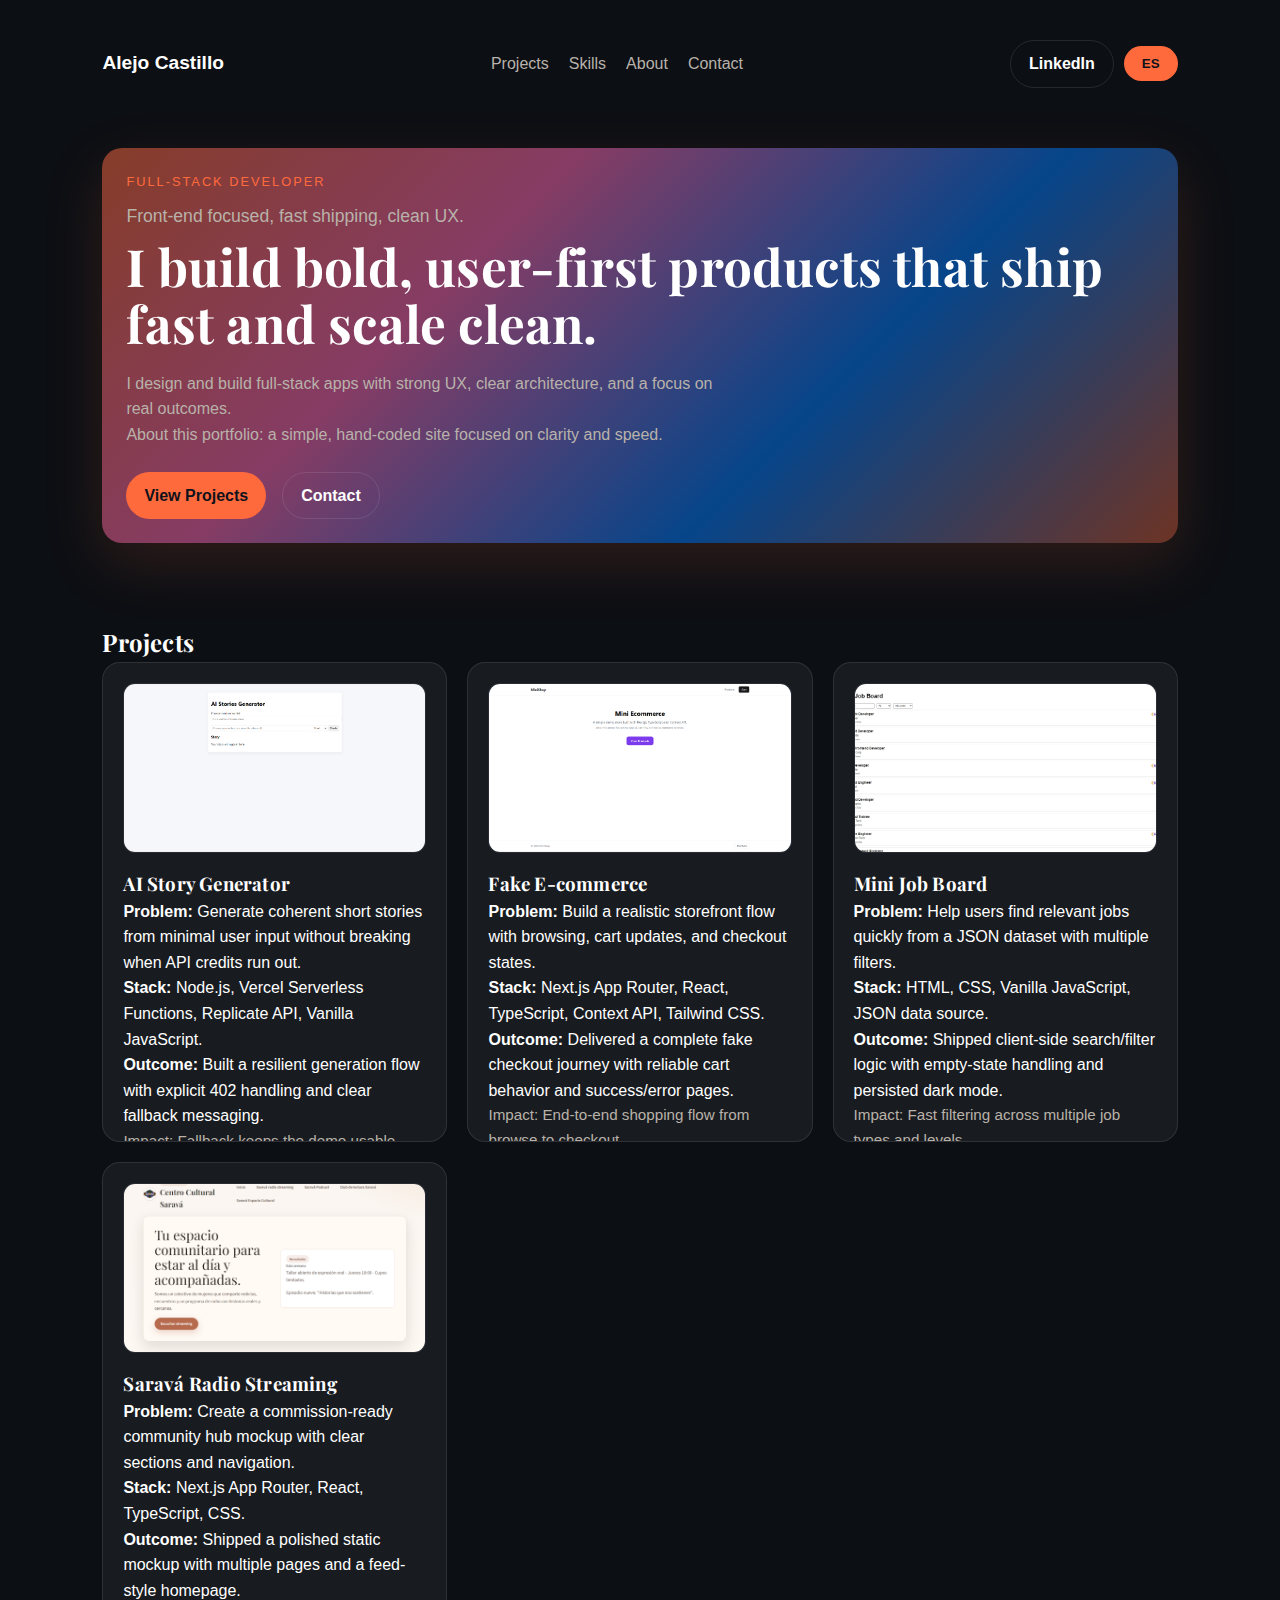
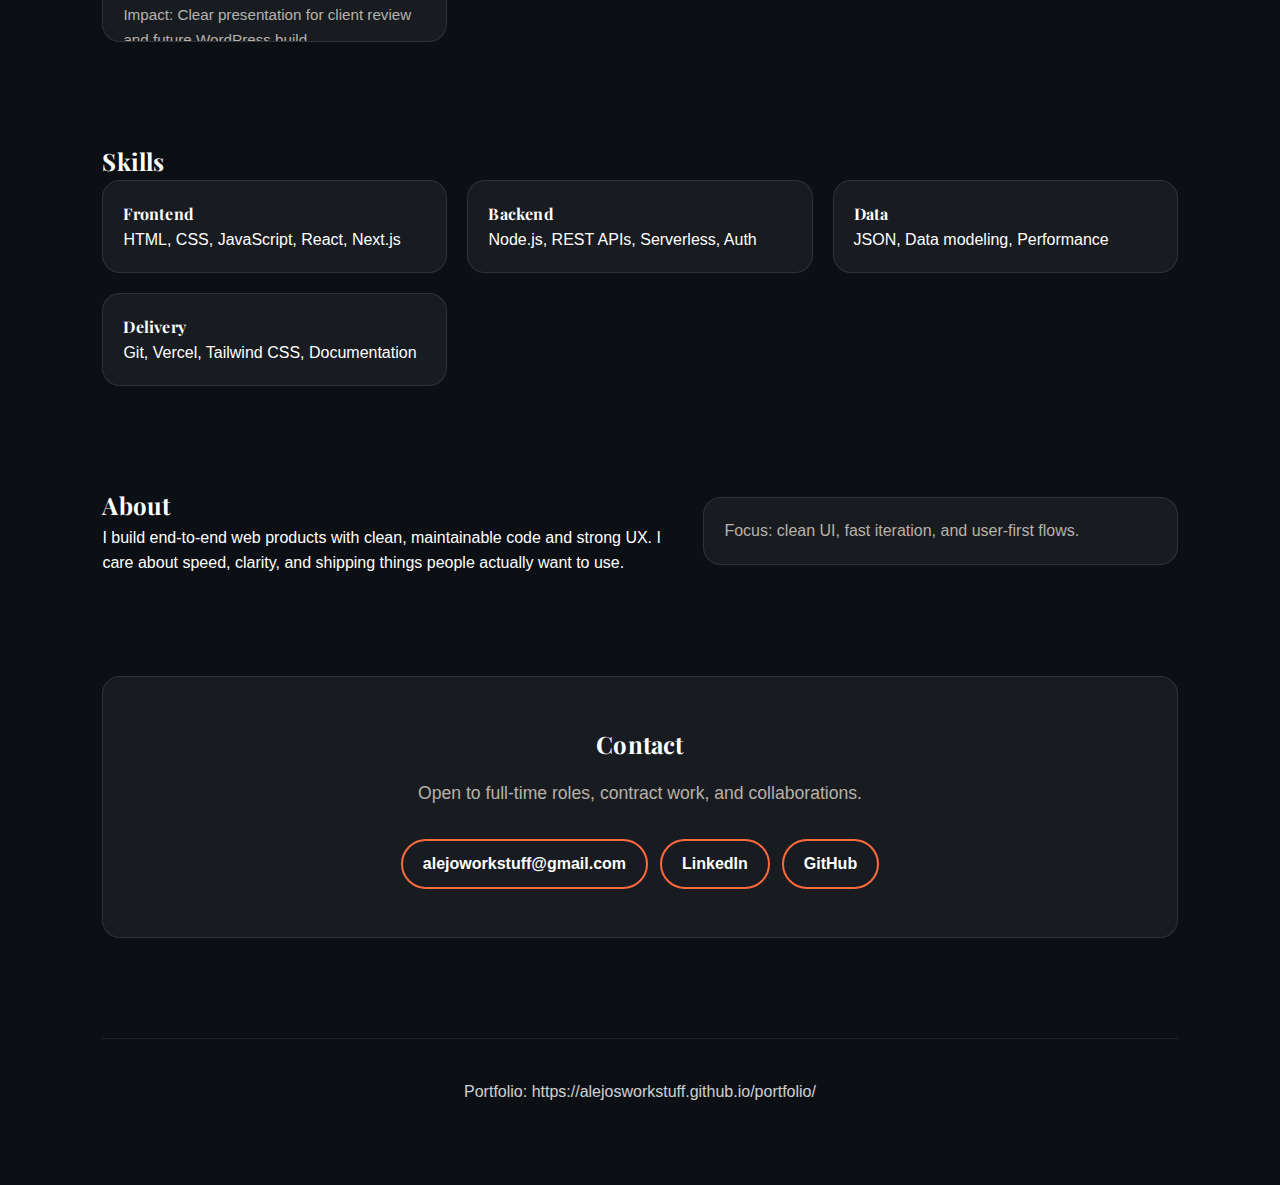
<file: index.html>
<!DOCTYPE html>
<html lang="en">
  <head>
    <meta charset="UTF-8" />
    <meta name="viewport" content="width=device-width, initial-scale=1" />
    <title>Alejo Castillo | Full-stack Developer</title>
    <link rel="stylesheet" href="portfolio.css" />
    <script src="i18n.js" defer></script>
    <link href="https://fonts.googleapis.com/css2?family=Playfair+Display:wght@600;700&display=swap" rel="stylesheet">
  </head>



  <body>
    <header class="site-header">
      <div class="logo">Alejo Castillo</div>
      <button class="nav-toggle" aria-expanded="false" aria-controls="siteNav">
        Menu
      </button>
      <nav id="site-nav" class="site-nav">
        <a href="#projects" data-i18n="navProjects">Projects</a>
        <a href="#skills" data-i18n="navSkills">Skills</a>
        <a href="#about" data-i18n="navAbout">About</a>
        <a href="#contact" data-i18n="navContact">Contact</a>
      </nav>
      <div class="header-actions">
        <a
          class="btn btn-ghost"
          href="https://www.linkedin.com/in/alejo-castillo-0b02b73b0/"
          aria-label="LinkedIn Profile"
          data-i18n="headerLinkedIn"
          data-i18n-attr="aria-label:headerLinkedInAria"
        >LinkedIn</a>
        <button id="langToggle" class="lang-toggle" type="button" aria-label="Switch language to Spanish">ES</button>
      </div>
    </header>

    <main>
      <section id="hero" class="hero">
        <p class="eyebrow" data-i18n="heroEyebrow">Full-stack Developer</p>
        <p class="hero-value">Front-end focused, fast shipping, clean UX.</p>
        <h1 data-i18n="heroTitle">I build bold, user-first products that ship fast and scale clean.</h1>
        <p class="lede">
          <span data-i18n="heroLede1">I design and build full-stack apps with strong UX, clear architecture,
          and a focus on real outcomes.</span>
        </p>
        <p class="lede">
          <span data-i18n="heroLede2">About this portfolio: a simple, hand-coded site focused on clarity and speed.</span>
        </p>
        <div class="hero-cta">
          <a class="btn" href="#projects" data-i18n="heroCtaProjects">View Projects</a>
          <a class="btn btn-ghost" href="#contact" data-i18n="heroCtaContact">Contact</a>
        </div>
      </section>

      <section id="projects" class="projects">
        <h2 data-i18n="projectsTitle">Projects</h2>
        <div class="project-grid">
          <article class="card" id="ai-story">
            <div class="project-preview">
              <img src="assets/projects/ia-stories-main.png" alt="IA Story Generator main page" loading="lazy" data-i18n-attr="alt:aiStoryAlt" />
            </div>
            <h3 data-i18n="aiStoryTitle">AI Story Generator</h3>
            <p><strong data-i18n="labelProblem">Problem:</strong> <span data-i18n="aiStoryProblem">Generate coherent short stories from minimal user input without breaking when API credits run out.</span></p>
            <p><strong data-i18n="labelStack">Stack:</strong> <span data-i18n="aiStoryStack">Node.js, Vercel Serverless Functions, Replicate API, Vanilla JavaScript.</span></p>
            <p><strong data-i18n="labelOutcome">Outcome:</strong> <span data-i18n="aiStoryOutcome">Built a resilient generation flow with explicit 402 handling and clear fallback messaging.</span></p>
            <p class="impact">Impact: Fallback keeps the demo usable even when credits are exhausted.</p>
            <div class="tags">
              <span>Node</span><span>Serverless</span><span>API Resilience</span>
            </div>
            <details class="card-details">
              <summary class="card-link">Read more</summary>
              <p class="card-more">Designed a reliable failover path so users always get a story, even with API limits.</p>
            </details>
            <div class="project-links">
              <a class="btn btn-small" href="https://ai-stories-ashy.vercel.app/" data-i18n="projectLive">Live</a>
              <a class="btn btn-ghost btn-small" href="https://github.com/alejosworkstuff/ai-stories" data-i18n="projectRepo">Repo</a>
            </div>
          </article>

          <article class="card" id="mini-ecommerce"> 
            <div class="project-preview">
              <img src="assets/projects/mini-ecommerce-main.png" alt="Mini Ecommerce main page" loading="lazy" data-i18n-attr="alt:miniEcommerceAlt" />
            </div>
            <h3 data-i18n="miniEcomTitle">Fake E-commerce</h3>
            <p><strong data-i18n="labelProblem">Problem:</strong> <span data-i18n="miniEcomProblem">Build a realistic storefront flow with browsing, cart updates, and checkout states.</span></p>
            <p><strong data-i18n="labelStack">Stack:</strong> <span data-i18n="miniEcomStack">Next.js App Router, React, TypeScript, Context API, Tailwind CSS.</span></p>
            <p><strong data-i18n="labelOutcome">Outcome:</strong> <span data-i18n="miniEcomOutcome">Delivered a complete fake checkout journey with reliable cart behavior and success/error pages.</span></p>
            <p class="impact">Impact: End-to-end shopping flow from browse to checkout.</p>
            <div class="tags">
              <span>Next.js</span><span>React</span><span>TypeScript</span>
            </div>
            <details class="card-details">
              <summary class="card-link">Read more</summary>
              <p class="card-more">Built a complete cart and checkout journey with clear states and user feedback.</p>
            </details>
            <div class="project-links">
              <a class="btn btn-small" href="https://mini-ecommerce-nextjs-psi.vercel.app/" data-i18n="projectLive">Live</a>
              <a class="btn btn-ghost btn-small" href="https://github.com/alejosworkstuff/mini-ecommerce-nextjs" data-i18n="projectRepo">Repo</a>
            </div>
          </article>

          <article class="card" id="mini-job-board">
            <div class="project-preview">
              <img src="assets/projects/mini-job-board-main.png" alt="Mini Job Board main page" loading="lazy" data-i18n-attr="alt:miniJobBoardAlt" />
            </div>
            <h3 data-i18n="miniJobTitle">Mini Job Board</h3>
            <p><strong data-i18n="labelProblem">Problem:</strong> <span data-i18n="miniJobProblem">Help users find relevant jobs quickly from a JSON dataset with multiple filters.</span></p>
            <p><strong data-i18n="labelStack">Stack:</strong> <span data-i18n="miniJobStack">HTML, CSS, Vanilla JavaScript, JSON data source.</span></p>
            <p><strong data-i18n="labelOutcome">Outcome:</strong> <span data-i18n="miniJobOutcome">Shipped client-side search/filter logic with empty-state handling and persisted dark mode.</span></p>
            <p class="impact">Impact: Fast filtering across multiple job types and levels.</p>
            <div class="tags">
              <span>JavaScript</span><span>UI Filtering</span><span>Dark Mode</span>
            </div>
            <details class="card-details">
              <summary class="card-link">Read more</summary>
              <p class="card-more">Optimized client-side filtering and empty states for quick job discovery.</p>
            </details>
            <div class="project-links">
              <a class="btn btn-small" href="https://alejosworkstuff.github.io/mini-job-board/" data-i18n="projectLive">Live</a>
              <a class="btn btn-ghost btn-small" href="https://github.com/alejosworkstuff/mini-job-board" data-i18n="projectRepo">Repo</a>
            </div>
          </article>

          <article class="card" id="sarava-radio-streaming">
            <div class="project-preview">
              <img src="assets/projects/savara-project.png" alt="Saravá Radio Streaming mockup" loading="lazy" data-i18n-attr="alt:saravaAlt" />
            </div>
            <h3 data-i18n="saravaTitle">Saravá Radio Streaming</h3>
            <p><strong data-i18n="labelProblem">Problem:</strong> <span data-i18n="saravaProblem">Create a commission-ready community hub mockup with clear sections and navigation.</span></p>
            <p><strong data-i18n="labelStack">Stack:</strong> <span data-i18n="saravaStack">Next.js App Router, React, TypeScript, CSS.</span></p>
            <p><strong data-i18n="labelOutcome">Outcome:</strong> <span data-i18n="saravaOutcome">Shipped a polished static mockup with multiple pages and a feed-style homepage.</span></p>
            <p class="impact">Impact: Clear presentation for client review and future WordPress build.</p>
            <div class="tags">
              <span>Next.js</span><span>UX</span><span>Client Work</span>
            </div>
            <details class="card-details">
              <summary class="card-link">Read more</summary>
              <p class="card-more">Designed a clean hub layout that highlights radio, podcast, and cultural spaces.</p>
            </details>
            <div class="project-links">
              <a class="btn btn-small" href="https://alejosworkstuff.github.io/sarava-radio-streaming/" data-i18n="projectLive">Live</a>
              <a class="btn btn-ghost btn-small" href="https://github.com/alejosworkstuff/sarava-radio-streaming" data-i18n="projectRepo">Repo</a>
            </div>
          </article>
        </div>
      </section>

      <section id="skills" class="skills">
        <h2 data-i18n="skillsTitle">Skills</h2>
        <div class="skill-grid">
          <div class="card">
            <h4 data-i18n="skillsFrontendTitle">Frontend</h4>
            <p>HTML, CSS, JavaScript, React, Next.js</p>
          </div>
          <div class="card">
            <h4 data-i18n="skillsBackendTitle">Backend</h4>
            <p>Node.js, REST APIs, Serverless, Auth</p>
          </div>
          <div class="card">
            <h4 data-i18n="skillsDataTitle">Data</h4>
            <p>JSON, Data modeling, Performance</p>
          </div>
          <div class="card">
            <h4 data-i18n="skillsDeliveryTitle">Delivery</h4>
            <p>Git, Vercel, Tailwind CSS, Documentation</p>
          </div>
        </div>
      </section>

      <section id="about" class="about">
        <div class="about-grid">
        <div>
        <h2 data-i18n="aboutTitle">About</h2>
        <p>
          <span data-i18n="aboutBody">I build end-to-end web products with clean, maintainable code and strong UX.
          I care about speed, clarity, and shipping things people actually want to use.</span>
        </p>
        </div>
        <div class="about-highlight">
          <p>Focus: clean UI, fast iteration, and user-first flows.</p>
        </div>
      </div>
      </section>

      <section id="contact" class="contact">
        <h2 data-i18n="contactTitle">Contact</h2>
        <p data-i18n="contactBody">Open to full-time roles, contract work, and collaborations.</p>
        <div class="contact-links">
          <a href="mailto:alejoworkstuff@gmail.com">alejoworkstuff@gmail.com</a>
          <a href="https://www.linkedin.com/in/alejo-castillo-0b02b73b0/" data-i18n="headerLinkedIn">LinkedIn</a>
          <a href="https://github.com/alejosworkstuff">GitHub</a>
        </div>
      </section>
    </main>
    <footer class="site-footer">
      <p><span data-i18n="footerPortfolio">Portfolio:</span> <a href="https://alejosworkstuff.github.io/portfolio/">https://alejosworkstuff.github.io/portfolio/</a></p>
    </footer>
    
    <script>
  const toggle = document.querySelector(".nav-toggle");
  const nav = document.getElementById("site-nav");

  toggle.addEventListener("click", () => {
    const isOpen = nav.classList.toggle("is-open");
    toggle.setAttribute("aria-expanded", isOpen);
  });
</script>


  </body>
</html>
</file>
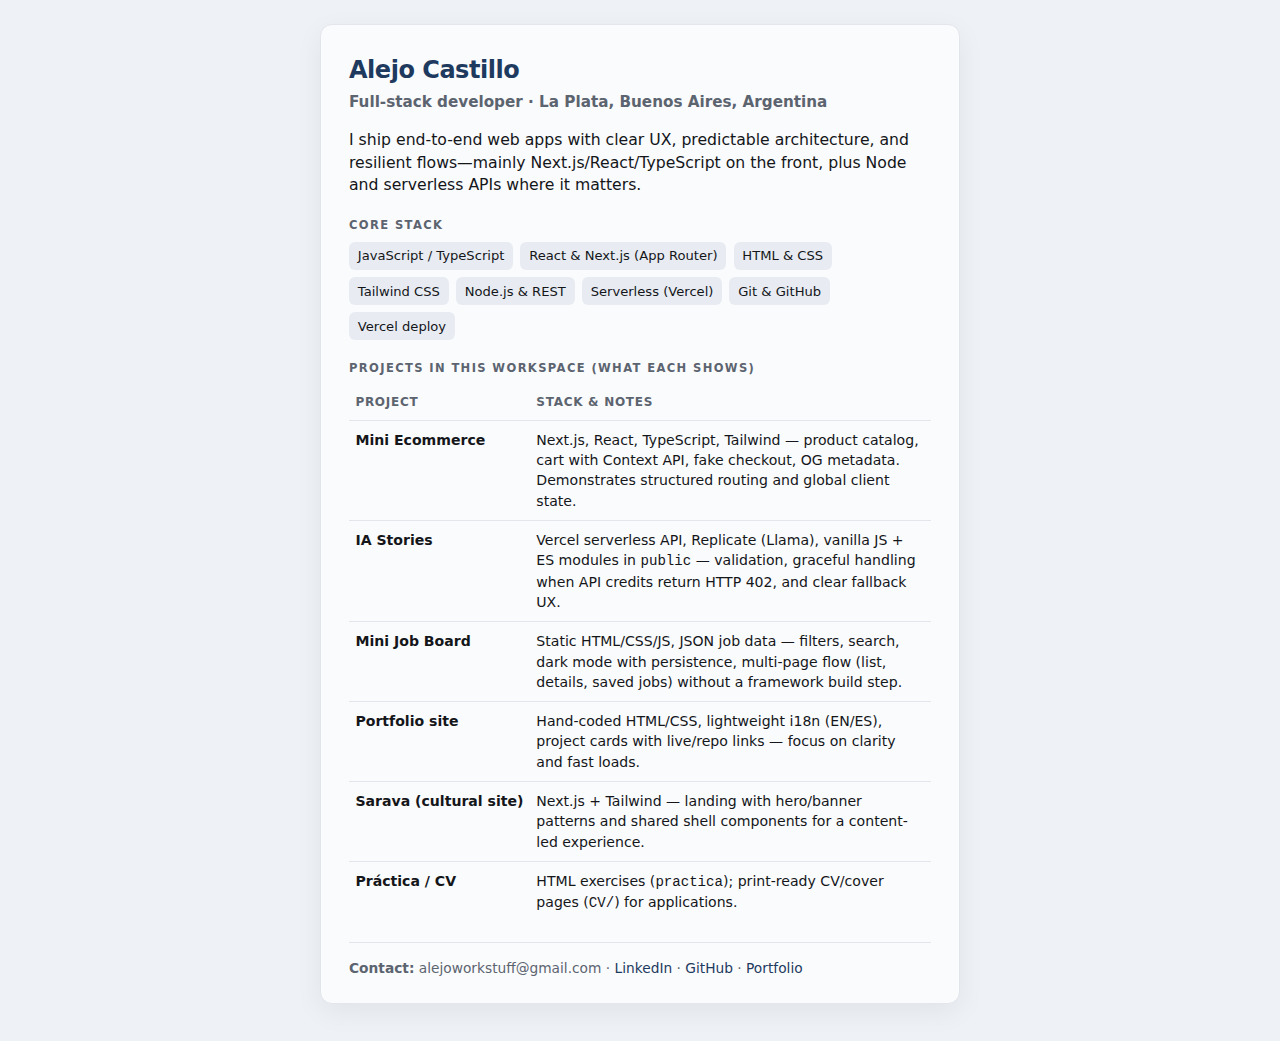
<file: presentation-card.html>
<!DOCTYPE html>
<html lang="en">
  <head>
    <meta charset="UTF-8" />
    <meta name="viewport" content="width=device-width, initial-scale=1" />
    <title>Alejo Castillo — Presentation card</title>
    <style>
      :root {
        --ink: #14161a;
        --muted: #5c6470;
        --line: #e2e5eb;
        --surface: #fafbfc;
        --accent: #1e3a5f;
      }
      * {
        box-sizing: border-box;
      }
      body {
        margin: 0;
        min-height: 100vh;
        font-family: system-ui, -apple-system, "Segoe UI", Roboto, Ubuntu, sans-serif;
        font-size: 15px;
        line-height: 1.45;
        color: var(--ink);
        background: #eef1f5;
      }
      .wrap {
        max-width: 42rem;
        margin: 0 auto;
        padding: 1.5rem 1rem 2.5rem;
      }
      .card {
        background: var(--surface);
        border: 1px solid var(--line);
        border-radius: 12px;
        padding: 1.75rem 1.75rem 1.5rem;
        box-shadow: 0 8px 28px rgba(20, 22, 26, 0.06);
      }
      h1 {
        font-size: 1.5rem;
        font-weight: 700;
        letter-spacing: -0.02em;
        margin: 0 0 0.2rem;
        color: var(--accent);
      }
      .role {
        margin: 0 0 1rem;
        font-weight: 600;
        color: var(--muted);
        font-size: 0.95rem;
      }
      .pitch {
        margin: 0 0 1.25rem;
        font-size: 0.98rem;
      }
      h2 {
        font-size: 0.72rem;
        text-transform: uppercase;
        letter-spacing: 0.12em;
        color: var(--muted);
        margin: 1.25rem 0 0.5rem;
        font-weight: 700;
      }
      ul.skills {
        list-style: none;
        padding: 0;
        margin: 0;
        display: flex;
        flex-wrap: wrap;
        gap: 0.45rem;
      }
      ul.skills li {
        font-size: 0.82rem;
        padding: 0.28rem 0.55rem;
        border-radius: 6px;
        background: #e8ecf2;
        color: var(--ink);
      }
      table {
        width: 100%;
        border-collapse: collapse;
        font-size: 0.88rem;
      }
      th,
      td {
        text-align: left;
        padding: 0.55rem 0.4rem;
        vertical-align: top;
        border-bottom: 1px solid var(--line);
      }
      th {
        color: var(--muted);
        font-weight: 600;
        font-size: 0.75rem;
        text-transform: uppercase;
        letter-spacing: 0.06em;
      }
      tr:last-child td {
        border-bottom: none;
      }
      .proj-name {
        font-weight: 600;
        white-space: nowrap;
      }
      .contact {
        margin-top: 1.25rem;
        padding-top: 1rem;
        border-top: 1px solid var(--line);
        font-size: 0.86rem;
        color: var(--muted);
      }
      .contact a {
        color: var(--accent);
        text-decoration: none;
      }
      .contact a:hover {
        text-decoration: underline;
      }
      @media print {
        body {
          background: #fff;
        }
        .wrap {
          padding: 0;
        }
        .card {
          box-shadow: none;
          border-radius: 0;
          border: none;
        }
      }
    </style>
  </head>
  <body>
    <div class="wrap">
      <article class="card">
        <h1>Alejo Castillo</h1>
        <p class="role">Full-stack developer · La Plata, Buenos Aires, Argentina</p>
        <p class="pitch">
          I ship end-to-end web apps with clear UX, predictable architecture, and resilient flows—mainly
          Next.js/React/TypeScript on the front, plus Node and serverless APIs where it matters.
        </p>

        <h2>Core stack</h2>
        <ul class="skills">
          <li>JavaScript / TypeScript</li>
          <li>React &amp; Next.js (App Router)</li>
          <li>HTML &amp; CSS</li>
          <li>Tailwind CSS</li>
          <li>Node.js &amp; REST</li>
          <li>Serverless (Vercel)</li>
          <li>Git &amp; GitHub</li>
          <li>Vercel deploy</li>
        </ul>

        <h2>Projects in this workspace (what each shows)</h2>
        <table>
          <thead>
            <tr>
              <th>Project</th>
              <th>Stack &amp; notes</th>
            </tr>
          </thead>
          <tbody>
            <tr>
              <td class="proj-name">Mini Ecommerce</td>
              <td>
                Next.js, React, TypeScript, Tailwind — product catalog, cart with Context API, fake checkout, OG
                metadata. Demonstrates structured routing and global client state.
              </td>
            </tr>
            <tr>
              <td class="proj-name">IA Stories</td>
              <td>
                Vercel serverless API, Replicate (Llama), vanilla JS + ES modules in <code>public</code> —
                validation, graceful handling when API credits return HTTP 402, and clear fallback UX.
              </td>
            </tr>
            <tr>
              <td class="proj-name">Mini Job Board</td>
              <td>
                Static HTML/CSS/JS, JSON job data — filters, search, dark mode with persistence,
                multi-page flow (list, details, saved jobs) without a framework build step.
              </td>
            </tr>
            <tr>
              <td class="proj-name">Portfolio site</td>
              <td>
                Hand-coded HTML/CSS, lightweight i18n (EN/ES), project cards with live/repo links — focus on clarity
                and fast loads.
              </td>
            </tr>
            <tr>
              <td class="proj-name">Sarava (cultural site)</td>
              <td>
                Next.js + Tailwind — landing with hero/banner patterns and shared shell components for a content-led
                experience.
              </td>
            </tr>
            <tr>
              <td class="proj-name">Práctica / CV</td>
              <td>
                HTML exercises (<code>practica</code>); print-ready CV/cover pages (<code>CV/</code>) for applications.
              </td>
            </tr>
          </tbody>
        </table>

        <div class="contact">
          <strong>Contact:</strong>
          alejoworkstuff@gmail.com ·
          <a href="https://www.linkedin.com/in/alejo-castillo-0b02b73b0/">LinkedIn</a>
          ·
          <a href="https://github.com/alejosworkstuff">GitHub</a>
          ·
          <a href="https://alejosworkstuff.github.io/portfolio/">Portfolio</a>
        </div>
      </article>
    </div>
  </body>
</html>
</file>
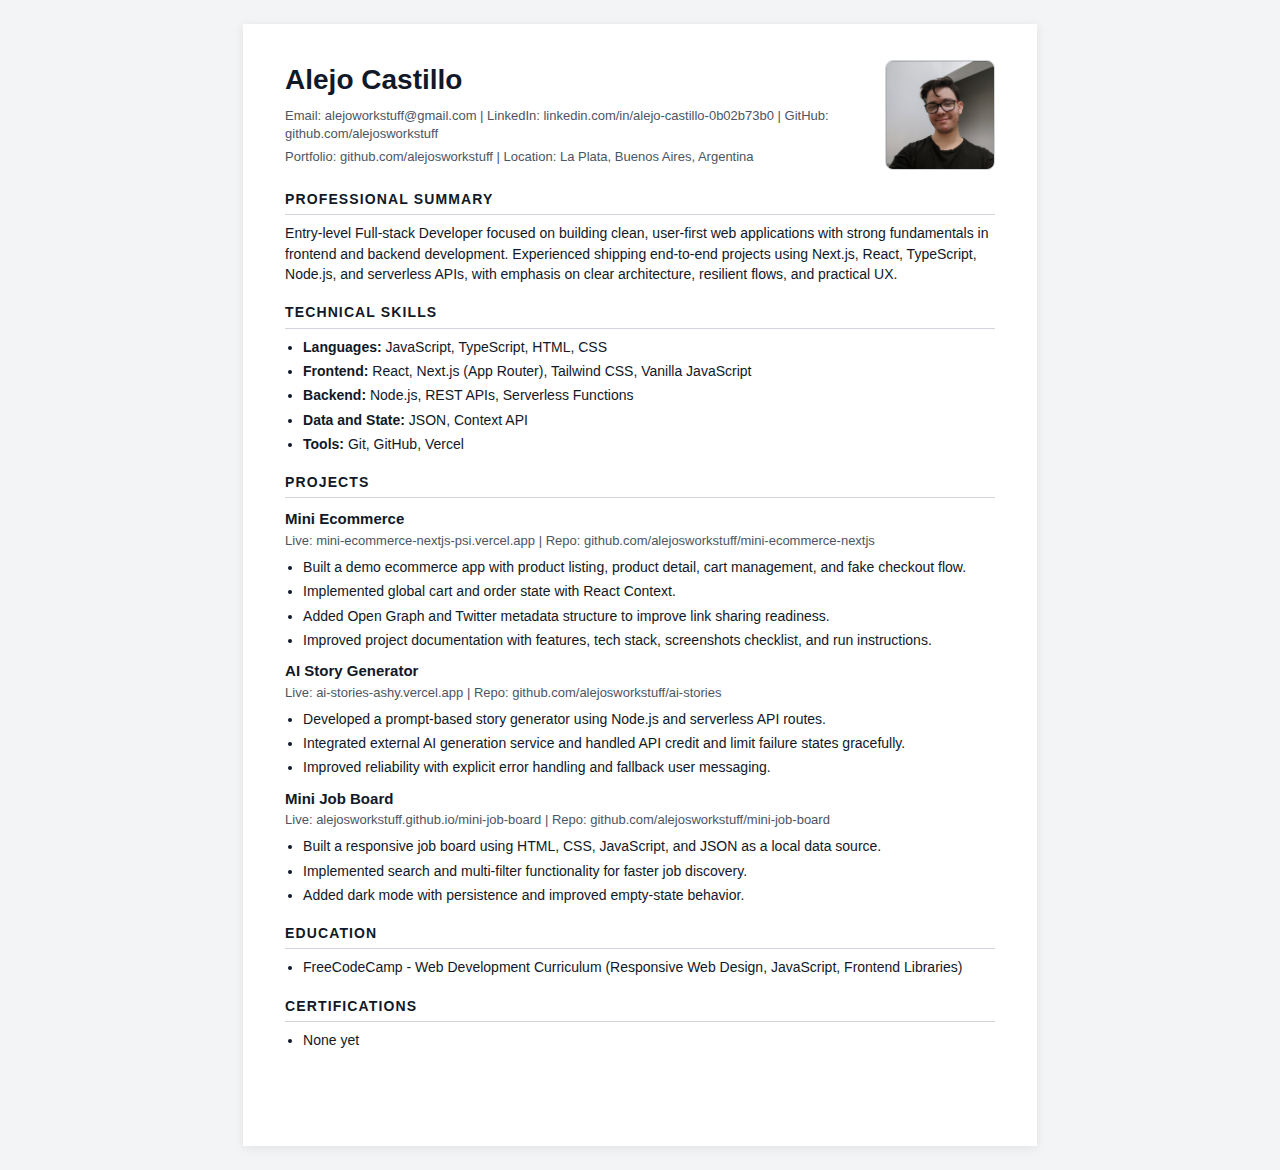
<file: resume.html>
<!DOCTYPE html>
<html lang="en">
  <head>
    <meta charset="UTF-8" />
    <meta name="viewport" content="width=device-width, initial-scale=1.0" />
    <title>Alejo Castillo - Resume</title>
    <style>
      :root {
        --text: #111827;
        --muted: #4b5563;
        --line: #d1d5db;
      }

      * {
        box-sizing: border-box;
      }

      body {
        margin: 0;
        font-family: "Segoe UI", Arial, sans-serif;
        color: var(--text);
        background: #f3f4f6;
        line-height: 1.45;
      }

      .page {
        width: 8.27in;
        min-height: 11.69in;
        margin: 24px auto;
        background: #fff;
        padding: 36px 42px;
        box-shadow: 0 2px 10px rgba(0, 0, 0, 0.08);
      }

      h1 {
        margin: 0 0 6px;
        font-size: 28px;
      }

      .header-row {
        display: flex;
        align-items: flex-start;
        justify-content: space-between;
        gap: 20px;
      }

      .header-text {
        flex: 1;
      }

      .profile-photo {
        width: 110px;
        height: 110px;
        object-fit: cover;
        border-radius: 8px;
        border: 1px solid var(--line);
      }

      .meta {
        font-size: 13px;
        color: var(--muted);
        margin: 0 0 4px;
      }

      .meta a {
        color: inherit;
        text-decoration: none;
      }

      .section {
        margin-top: 18px;
      }

      .section h2 {
        margin: 0 0 8px;
        font-size: 14px;
        text-transform: uppercase;
        letter-spacing: 0.08em;
        border-bottom: 1px solid var(--line);
        padding-bottom: 5px;
      }

      p {
        margin: 0;
        font-size: 14px;
      }

      ul {
        margin: 6px 0 0 18px;
        padding: 0;
      }

      li {
        margin: 4px 0;
        font-size: 14px;
      }

      .project {
        margin-top: 10px;
      }

      .project h3 {
        margin: 0;
        font-size: 15px;
      }

      .links {
        margin: 2px 0 0;
        font-size: 13px;
        color: var(--muted);
      }

      .links a {
        color: inherit;
        text-decoration: none;
      }

      @media print {
        body {
          background: #fff;
        }

        .page {
          width: auto;
          min-height: auto;
          margin: 0;
          box-shadow: none;
          padding: 0;
        }

        .profile-photo {
          width: 100px;
          height: 100px;
        }
      }
    </style>
  </head>
  <body>
    <main class="page">
      <header>
        <div class="header-row">
          <div class="header-text">
            <h1>Alejo Castillo</h1>
            <p class="meta">
              Email:
              <a href="mailto:alejoworkstuff@gmail.com">alejoworkstuff@gmail.com</a>
              | LinkedIn:
              <a href="https://www.linkedin.com/in/alejo-castillo-0b02b73b0/">linkedin.com/in/alejo-castillo-0b02b73b0</a>
              | GitHub:
              <a href="https://github.com/alejosworkstuff">github.com/alejosworkstuff</a>
            </p>
            <p class="meta">
              Portfolio:
              <a href="https://github.com/alejosworkstuff">github.com/alejosworkstuff</a>
              | Location: La Plata, Buenos Aires, Argentina
            </p>
          </div>
          <img class="profile-photo" src="./assets/me.png" alt="Alejo Castillo profile photo" />
        </div>
      </header>

      <section class="section">
        <h2>Professional Summary</h2>
        <p>
          Entry-level Full-stack Developer focused on building clean, user-first web applications with strong fundamentals
          in frontend and backend development. Experienced shipping end-to-end projects using Next.js, React, TypeScript,
          Node.js, and serverless APIs, with emphasis on clear architecture, resilient flows, and practical UX.
        </p>
      </section>

      <section class="section">
        <h2>Technical Skills</h2>
        <ul>
          <li><strong>Languages:</strong> JavaScript, TypeScript, HTML, CSS</li>
          <li><strong>Frontend:</strong> React, Next.js (App Router), Tailwind CSS, Vanilla JavaScript</li>
          <li><strong>Backend:</strong> Node.js, REST APIs, Serverless Functions</li>
          <li><strong>Data and State:</strong> JSON, Context API</li>
          <li><strong>Tools:</strong> Git, GitHub, Vercel</li>
        </ul>
      </section>

      <section class="section">
        <h2>Projects</h2>

        <article class="project">
          <h3>Mini Ecommerce</h3>
          <p class="links">
            Live: <a href="https://mini-ecommerce-nextjs-psi.vercel.app/">mini-ecommerce-nextjs-psi.vercel.app</a> |
            Repo: <a href="https://github.com/alejosworkstuff/mini-ecommerce-nextjs">github.com/alejosworkstuff/mini-ecommerce-nextjs</a>
          </p>
          <ul>
            <li>Built a demo ecommerce app with product listing, product detail, cart management, and fake checkout flow.</li>
            <li>Implemented global cart and order state with React Context.</li>
            <li>Added Open Graph and Twitter metadata structure to improve link sharing readiness.</li>
            <li>Improved project documentation with features, tech stack, screenshots checklist, and run instructions.</li>
          </ul>
        </article>

        <article class="project">
          <h3>AI Story Generator</h3>
          <p class="links">
            Live: <a href="https://ai-stories-ashy.vercel.app/">ai-stories-ashy.vercel.app</a> |
            Repo: <a href="https://github.com/alejosworkstuff/ai-stories">github.com/alejosworkstuff/ai-stories</a>
          </p>
          <ul>
            <li>Developed a prompt-based story generator using Node.js and serverless API routes.</li>
            <li>Integrated external AI generation service and handled API credit and limit failure states gracefully.</li>
            <li>Improved reliability with explicit error handling and fallback user messaging.</li>
          </ul>
        </article>

        <article class="project">
          <h3>Mini Job Board</h3>
          <p class="links">
            Live: <a href="https://alejosworkstuff.github.io/mini-job-board/">alejosworkstuff.github.io/mini-job-board</a> |
            Repo: <a href="https://github.com/alejosworkstuff/mini-job-board">github.com/alejosworkstuff/mini-job-board</a>
          </p>
          <ul>
            <li>Built a responsive job board using HTML, CSS, JavaScript, and JSON as a local data source.</li>
            <li>Implemented search and multi-filter functionality for faster job discovery.</li>
            <li>Added dark mode with persistence and improved empty-state behavior.</li>
          </ul>
        </article>
      </section>

      <section class="section">
        <h2>Education</h2>
        <ul>
          <li>FreeCodeCamp - Web Development Curriculum (Responsive Web Design, JavaScript, Frontend Libraries)</li>
        </ul>
      </section>

      <section class="section">
        <h2>Certifications</h2>
        <ul>
          <li>None yet</li>
        </ul>
      </section>
    </main>
  </body>
</html>
</file>
<file: portfolio.css>
:root {
  --bg: #0c0f14;
  --text: #ffffff;
  --muted: #b8b2aa;
  --accent: #ff6a3d;
  --panel: rgba(255, 255, 255, 0.05);
  --stroke: rgba(255, 255, 255, 0.1);
  --radius: 18px;
}

* {
  box-sizing: border-box;
  margin: 0;
  padding: 0;
}

body {
  font-family: "Space Grotesk", sans-serif;
  background: var(--bg);
  color: var(--text);
  line-height: 1.6;
  padding: 40px 8vw;
  animation: fadeIn 0.5s ease;
}

@keyframes fadeIn {
  from {
    opacity: 0;
    transform: translateY(6px);
  }
  to {
    opacity: 1;
    transform: translateY(0);
  }
}

h1, h2, h3, h4 {
  font-family: "Playfair Display", serif;
  letter-spacing: 0.2px;
}

a {
  color: inherit;
  text-decoration: none;
}

.site-header {
  display: flex;
  justify-content: space-between;
  align-items: center;
  margin-bottom: 60px;
}

.header-actions {
  display: flex;
  align-items: center;
  gap: 10px;
}

.logo {
  font-weight: 700;
  font-size: 1.2rem;
}

.site-nav {
  display: flex;
  gap: 20px;
  color: var(--muted);
}

.hero {
  margin-bottom: 80px;
  position: relative;
  z-index: 1;
  padding: 24px;
}

.hero::before {
  content: '';
  position: absolute;
  top: 0;
  left: 0;
  right: 0;
  bottom: 0;
  background: 
    linear-gradient(135deg,
      rgba(255, 106, 61, 0.5) 0%,
      rgba(255, 105, 180, 0.5) 33%,
      rgba(0, 123, 255, 0.5) 66%,
      rgba(255, 106, 61, 0.4) 100%);
  border-radius: 20px;
  z-index: 0;
  pointer-events: none;
  box-shadow: 0 20px 60px rgba(255, 106, 61, 0.15);
}

.hero > * {
  position: relative;
  z-index: 2;
}

.hero > * {
  position: relative;
  z-index: 2;
}

.hero-value {
  font-size: 1.1rem;
  color: var(--muted);
  margin-bottom: 8px;
}

.eyebrow {
  text-transform: uppercase;
  letter-spacing: 2px;
  font-size: 0.8rem;
  color: var(--accent);
  margin-bottom: 10px;
}

.hero h1 {
  font-size: clamp(2.5rem, 4vw, 4.5rem);
  margin-bottom: 20px;
  line-height: 1.1;
}

.lede {
  max-width: 600px;
  color: var(--muted);
}

.hero-cta {
  display: flex;
  gap: 16px;
  margin-top: 24px;
}

.projects,
.skills,
.about,
.contact {
  margin-bottom: 100px;
}

.project-grid,
.skill-grid {
  display: grid;
  gap: 20px;
  grid-template-columns: repeat(auto-fit, minmax(280px, 1fr));
}

.card {
  background: var(--panel);
  border: 1px solid var(--stroke);
  border-radius: var(--radius);
  padding: 20px;
  transition: transform 0.2s ease, box-shadow 0.2s ease;
}

.card:hover:not(:has(.project-preview)) {
  transform: translateY(-4px);
  box-shadow: 0 16px 40px rgba(0, 0, 0, 0.25);
}

.card:has(.project-preview) {
  height: 480px;
  display: flex;
  flex-direction: column;
  transition: all 0.5s cubic-bezier(0.25, 0.46, 0.45, 0.94);
  overflow: hidden;
}

.card:has(.project-preview):hover {
  transform: translateY(-12px) scale(1.05);
  height: 680px;
  box-shadow: 0 35px 70px rgba(0, 0, 0, 0.4);
  padding: 28px;
}

/* Use a column layout; line-clamp on this wrapper breaks with multiple <p>
   children (Problem + Stack overlap). Clamp each paragraph instead. */
.card__text {
  display: flex;
  flex-direction: column;
  gap: 10px;
  flex-grow: 1;
  min-height: 0;
  overflow: hidden;
  transition: all 0.4s ease;
}

.card__text p {
  margin: 0;
}

.card:has(.project-preview):not(:hover) .card__text > p:first-of-type {
  display: -webkit-box;
  -webkit-box-orient: vertical;
  -webkit-line-clamp: 3;
  overflow: hidden;
}

.card:has(.project-preview):not(:hover) .card__text > p:last-of-type {
  display: -webkit-box;
  -webkit-box-orient: vertical;
  -webkit-line-clamp: 2;
  overflow: hidden;
}

.card:has(.project-preview):hover .card__text > p {
  display: block;
  -webkit-line-clamp: unset;
  overflow: visible;
}

.card__extended {
  opacity: 0;
  max-height: 0;
  overflow: hidden;
  transform: translateY(-10px);
  transition: all 0.4s cubic-bezier(0.25, 0.46, 0.45, 0.94) 0.1s;
  margin: 12px 0 16px;
}

.card:has(.project-preview):hover .card__extended {
  opacity: 1;
  max-height: 200px;
  transform: translateY(0);
}

.project-preview {
  margin-bottom: 16px;
  border-radius: 12px;
  border: 1px solid var(--stroke);
  overflow: hidden;
  background: #11151f;
  height: 170px;
  flex-shrink: 0;
  transition: transform 0.3s ease;
}

.card:has(.project-preview):hover .project-preview {
  transform: scale(1.03);
}

.project-preview img {
  width: 100%;
  height: 100%;
  object-fit: cover;
  transition: transform 0.3s ease;
}

.card:has(.project-preview):hover .project-preview img {
  transform: scale(1.08);
}

.tags {
  margin: 8px 0 12px;
  display: flex;
  gap: 6px;
  flex-wrap: wrap;
  color: var(--muted);
  font-size: 0.85rem;
  flex-shrink: 0;
}

.impact {
  font-size: 0.95rem;
  color: var(--muted);
  margin-bottom: 4px;
  flex-shrink: 0;
}

.card-details {
  opacity: 0;
  max-height: 0;
  transition: all 0.3s ease 0.2s;
}

.card:has(.project-preview):hover .card-details {
  opacity: 1;
  max-height: 120px;
}

.card-details summary {
  list-style: none;
  cursor: pointer;
  font-weight: 500;
  color: var(--accent);
}

.card-details summary::-webkit-details-marker {
  display: none;
}

.card-more {
  margin-top: 6px;
  color: var(--muted);
  font-size: 0.9rem;
}

.project-links {
  opacity: 0;
  transform: translateY(15px);
  transition: all 0.3s ease 0.3s;
  margin-top: auto;
  display: flex;
  gap: 10px;
}

.card:has(.project-preview):hover .project-links {
  opacity: 1;
  transform: translateY(0);
}

.btn, .lang-toggle {
  background: var(--accent);
  color: #10121b;
  padding: 10px 18px;
  border-radius: 999px;
  font-weight: 600;
  border: none;
  cursor: pointer;
  transition: transform 0.2s ease, box-shadow 0.2s ease;
  display: inline-flex;
  align-items: center;
  justify-content: center;
}

.btn:hover, .lang-toggle:hover {
  transform: translateY(-2px);
  box-shadow: 0 8px 20px rgba(255, 106, 61, 0.3);
}

.btn-ghost {
  background: transparent;
  border: 1px solid var(--stroke);
  color: var(--text);
}

.btn-ghost:hover {
  background: rgba(255, 255, 255, 0.05);
}

.btn-small {
  padding: 8px 14px;
  font-size: 0.85rem;
}

.contact {
  background: var(--panel);
  border: 1px solid var(--stroke);
  border-radius: var(--radius);
  padding: 48px;
  text-align: center;
}

.contact h2 {
  margin-bottom: 16px;
}

.contact p {
  margin-bottom: 32px;
  font-size: 1.1rem;
  color: var(--muted);
  max-width: 500px;
  margin-left: auto;
  margin-right: auto;
}

.contact-links {
  display: flex;
  gap: 12px;
  justify-content: center;
  flex-wrap: wrap;
}

.contact-links a {
  border: 2px solid var(--accent);
  border-radius: 999px;
  padding: 10px 20px;
  color: var(--text);
  font-weight: 600;
  font-size: 1rem;
  transition: all 0.3s ease;
  display: inline-flex;
  align-items: center;
  gap: 8px;
  position: relative;
  background: transparent;
}

.contact-links a:hover {
  background: var(--accent);
  color: var(--bg);
  transform: translateY(-3px);
  box-shadow: 0 8px 24px rgba(255, 106, 61, 0.3);
}

.nav-toggle {
  display: none;
  border: 1px solid var(--stroke);
  background: transparent;
  color: var(--text);
  padding: 8px 12px;
  border-radius: 999px;
  font-weight: 600;
  cursor: pointer;
}

.nav-toggle:hover {
  background: var(--panel);
}

@media (max-width: 700px) {
  .skill-grid {
    grid-template-columns: 1fr;
  }
  .site-header {
    flex-direction: column;
    gap: 16px;
  }
  .header-actions {
    width: 100%;
    justify-content: center;
  }
  .hero-cta {
    flex-direction: column;
  }
  .site-nav {
    display: none;
    flex-direction: column;
    gap: 12px;
    margin-top: 12px;
  }
  .site-nav.is-open {
    display: flex;
  }
  .nav-toggle {
    display: inline-flex;
  }
  .about-grid {
    grid-template-columns: 1fr;
  }
  .card:has(.project-preview) {
    height: 460px;
  }
  .card:has(.project-preview):hover {
    height: 640px;
    transform: translateY(-8px) scale(1.02);
  }
}

.btn-disabled {
  opacity: 0.6;
  cursor: not-allowed;
}

.about-grid {
  display: grid;
  grid-template-columns: 1.2fr 1fr;
  gap: 32px;
  align-items: center;
}

.about-highlight {
  background: var(--panel);
  border: 1px solid var(--stroke);
  border-radius: var(--radius);
  padding: 20px;
  color: var(--muted);
}

.site-footer {
  text-align: center;
  padding: 40px 0;
  border-top: 1px solid var(--stroke);
  opacity: 0.8;
}

.site-footer a:hover {
  color: var(--accent);
}
</file>
